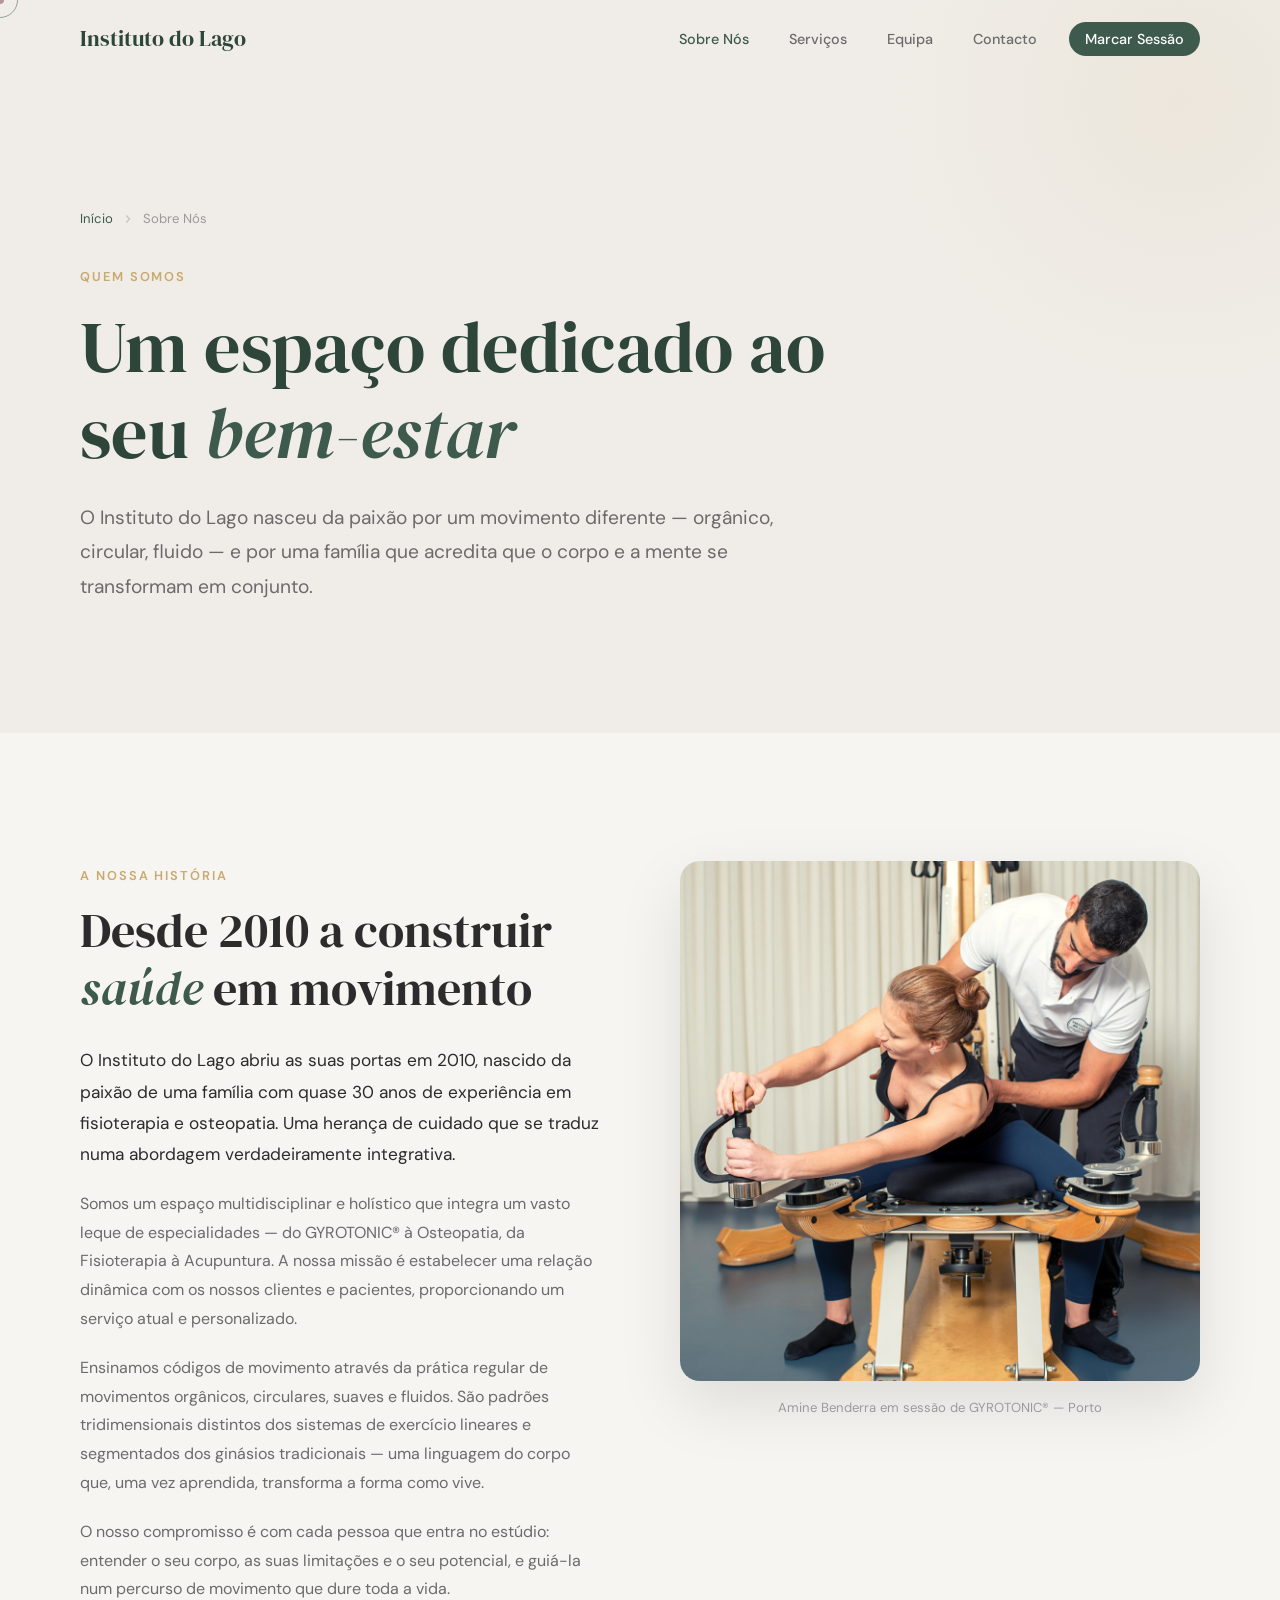
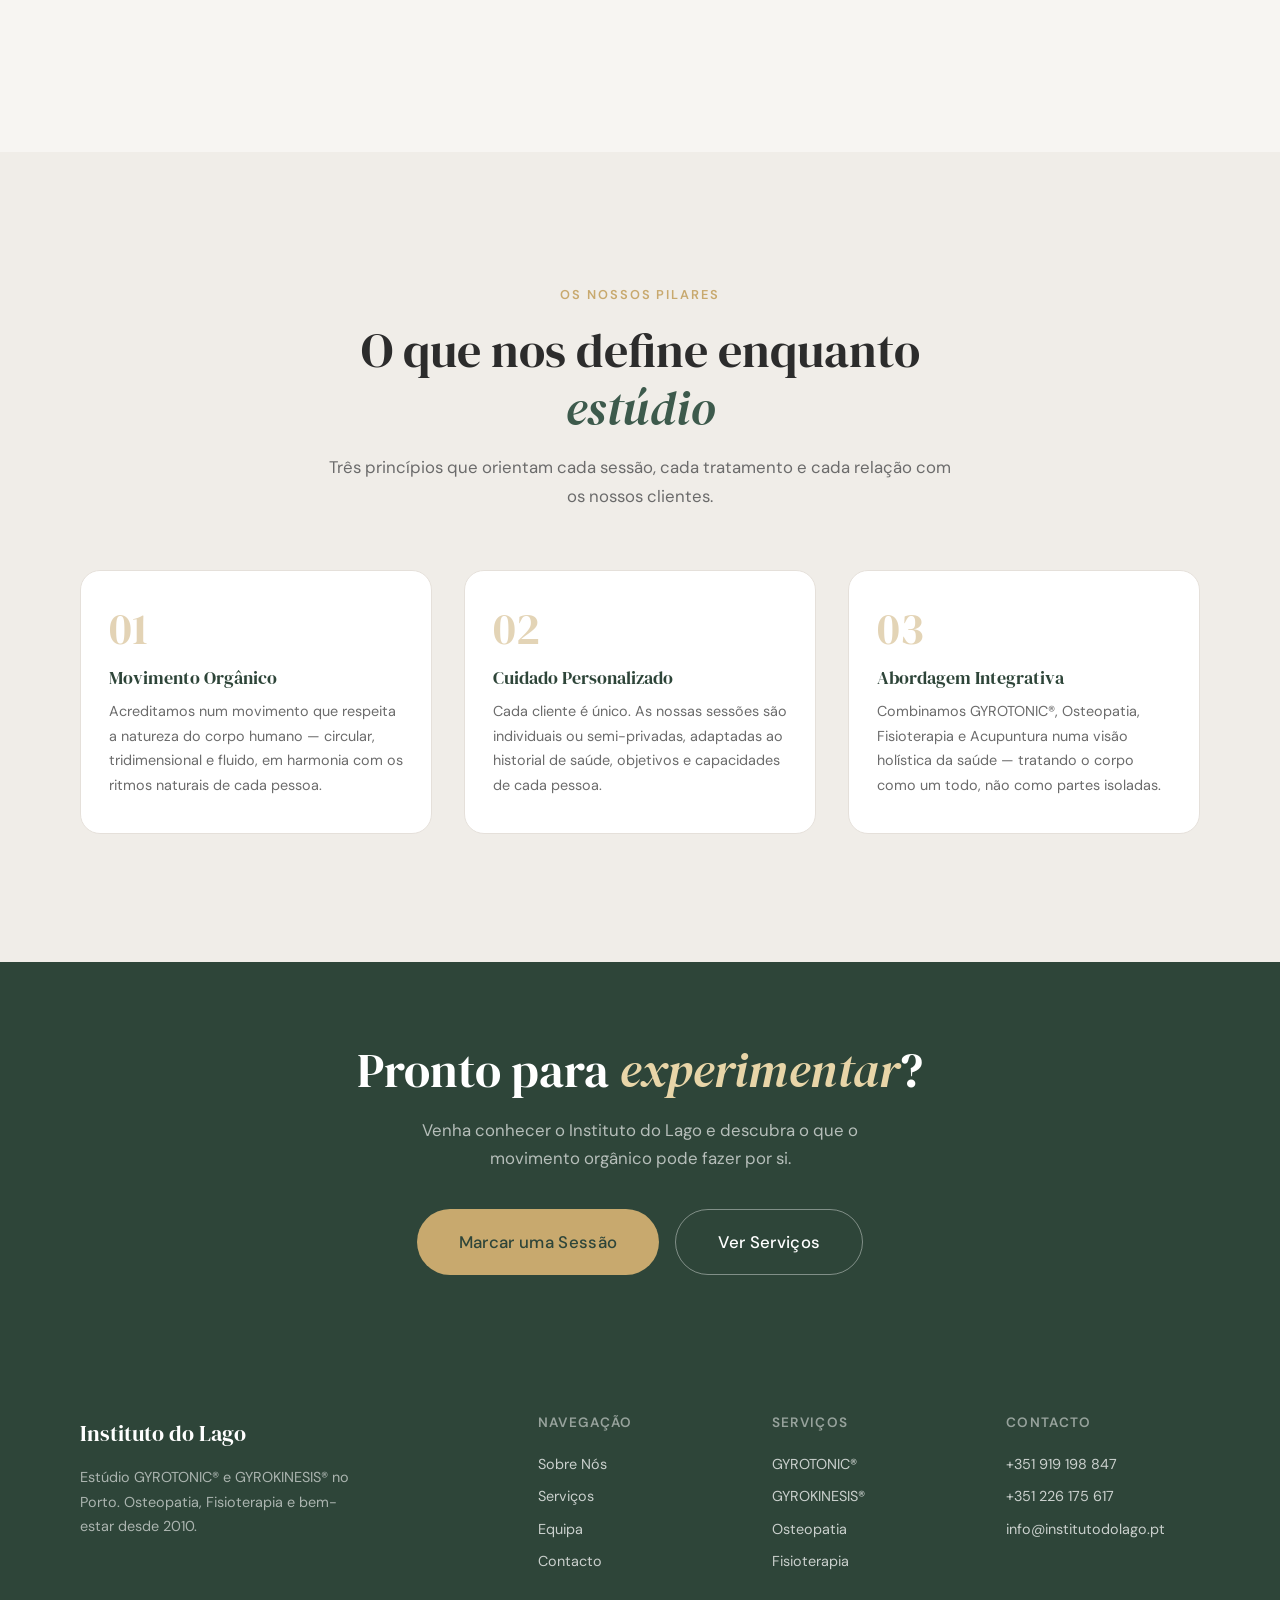
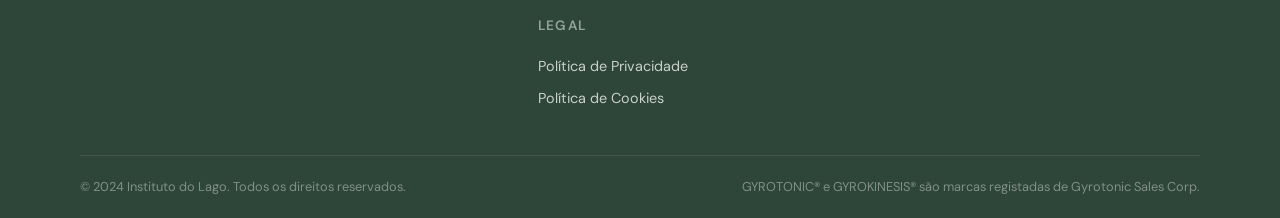
<file: sobre.html>
<!DOCTYPE html>
<html lang="pt">
<head>
    <meta charset="UTF-8">
    <meta name="viewport" content="width=device-width, initial-scale=1.0">
    <title>Sobre Nós | Instituto do Lago</title>
    <meta name="description" content="Conheça a história do Instituto do Lago — estúdio GYROTONIC® e GYROKINESIS® no Porto, fundado em 2010 por uma família com quase 30 anos de experiência em saúde e bem-estar.">
    <link rel="preconnect" href="https://fonts.googleapis.com">
    <link rel="preconnect" href="https://fonts.gstatic.com" crossorigin>
    <link href="https://fonts.googleapis.com/css2?family=DM+Sans:ital,opsz,wght@0,9..40,300;0,9..40,400;0,9..40,500;0,9..40,600;0,9..40,700;1,9..40,300;1,9..40,400&family=DM+Serif+Display:ital@0;1&display=swap" rel="stylesheet">
    <link rel="stylesheet" href="style.css">
    <style>
        /* === Estilos específicos da página Sobre === */
        .sobre-hero {
            padding: calc(var(--section-padding) + 80px) 0 var(--section-padding);
            background: var(--color-bg-warm);
            position: relative;
            overflow: hidden;
        }

        .sobre-hero::before {
            content: '';
            position: absolute;
            top: -200px;
            right: -200px;
            width: 600px;
            height: 600px;
            background: radial-gradient(circle, rgba(200,169,110,0.10) 0%, transparent 70%);
            pointer-events: none;
        }

        .sobre-hero-inner {
            max-width: 760px;
        }

        .sobre-hero-inner h1 {
            margin-bottom: 24px;
            color: var(--color-primary-dark);
        }

        .sobre-hero-inner .lead {
            font-size: clamp(1rem, 2vw, 1.2rem);
            color: var(--color-text-light);
            line-height: 1.8;
        }

        /* Linha do tempo / história */
        .sobre-story {
            padding: var(--section-padding) 0;
            background: var(--color-bg);
        }

        .sobre-story-grid {
            display: grid;
            grid-template-columns: 1fr 1fr;
            gap: 80px;
            align-items: start;
        }

        .sobre-story-text h2 {
            margin-bottom: 28px;
        }

        .sobre-story-text p {
            color: var(--color-text-light);
            margin-bottom: 20px;
            font-size: 1rem;
            line-height: 1.8;
        }

        .sobre-story-text p:first-of-type {
            font-size: 1.08rem;
            color: var(--color-text);
        }

        /* Imagem lado direito */
        .sobre-story-visual {
            position: sticky;
            top: 100px;
        }

        .sobre-story-image-wrap {
            border-radius: var(--radius-lg);
            overflow: hidden;
            box-shadow: 0 24px 64px rgba(0,0,0,0.10);
        }

        .sobre-story-image-wrap img {
            width: 100%;
            height: 520px;
            object-fit: cover;
            object-position: center 20%;
            display: block;
        }

        .sobre-story-caption {
            margin-top: 16px;
            font-size: 0.82rem;
            color: var(--color-text-muted);
            text-align: center;
        }

        /* Valores / pilares */
        .sobre-pillars {
            padding: var(--section-padding) 0;
            background: var(--color-bg-warm);
        }

        .sobre-pillars-grid {
            display: grid;
            grid-template-columns: repeat(3, 1fr);
            gap: 32px;
            margin-top: 52px;
        }

        .sobre-pillar {
            background: var(--color-bg-card);
            border: 1px solid var(--color-border);
            border-radius: var(--radius-lg);
            padding: 36px 28px;
            transition: var(--transition);
        }

        .sobre-pillar:hover {
            transform: translateY(-4px);
            box-shadow: 0 16px 40px rgba(0,0,0,0.06);
            border-color: rgba(61,90,76,0.2);
        }

        .sobre-pillar-num {
            font-family: var(--font-heading);
            font-size: 2.8rem;
            color: var(--color-accent);
            opacity: 0.5;
            line-height: 1;
            margin-bottom: 16px;
        }

        .sobre-pillar h3 {
            font-size: 1.1rem;
            color: var(--color-primary-dark);
            margin-bottom: 10px;
        }

        .sobre-pillar p {
            font-size: 0.9rem;
            color: var(--color-text-light);
            line-height: 1.7;
        }

        /* CTA de regresso */
        .sobre-cta {
            padding: 80px 0;
            background: var(--color-primary-dark);
            text-align: center;
            color: #fff;
        }

        .sobre-cta h2 {
            color: #fff;
            margin-bottom: 16px;
        }

        .sobre-cta p {
            color: rgba(255,255,255,0.65);
            max-width: 480px;
            margin: 0 auto 36px;
            font-size: 1.05rem;
        }

        .sobre-cta em {
            color: var(--color-accent-light);
        }

        .sobre-cta .btn-primary {
            background: var(--color-accent);
            color: var(--color-primary-dark);
        }

        .sobre-cta .btn-primary:hover {
            background: var(--color-accent-light);
        }

        /* Breadcrumb */
        .breadcrumb {
            display: flex;
            align-items: center;
            gap: 8px;
            font-size: 0.82rem;
            color: var(--color-text-muted);
            margin-bottom: 32px;
        }

        .breadcrumb a {
            color: var(--color-primary);
            text-decoration: none;
        }

        .breadcrumb a:hover { text-decoration: underline; }

        .breadcrumb svg {
            width: 14px;
            height: 14px;
            opacity: 0.5;
        }

        /* Responsivo */
        @media (max-width: 768px) {
            .sobre-story-grid {
                grid-template-columns: 1fr;
                gap: 48px;
            }

            .sobre-story-visual { position: static; }

            .sobre-story-image-wrap img { height: 300px; }

            .sobre-pillars-grid {
                grid-template-columns: 1fr;
                gap: 20px;
            }
        }
    </style>
</head>
<body>
    <!-- Custom Cursor -->
    <div class="cursor" id="cursor"></div>
    <div class="cursor-follower" id="cursorFollower"></div>

    <!-- Progress Bar -->
    <div class="progress-bar" id="progressBar"></div>

    <!-- Navigation -->
    <nav class="navbar scrolled" id="navbar">
        <div class="nav-container">
            <a href="index.html" class="nav-logo">
    <span class="logo-text">Instituto do Lago</span>
           </a>
            <button class="nav-toggle" id="navToggle" aria-label="Menu">
                <span></span>
                <span></span>
                <span></span>
            </button>
            <ul class="nav-menu" id="navMenu">
                <li><a href="sobre.html" class="nav-link" style="color: var(--color-primary);">Sobre Nós</a></li>
                <li><a href="index.html#services" class="nav-link">Serviços</a></li>
                <li><a href="index.html#team" class="nav-link">Equipa</a></li>
                <li><a href="index.html#contact" class="nav-link">Contacto</a></li>
                <li><a href="index.html#contact" class="nav-link nav-cta">Marcar Sessão</a></li>
            </ul>
        </div>
    </nav>

    <!-- Hero da página Sobre -->
    <section class="sobre-hero">
        <div class="container">
            <div class="sobre-hero-inner">
                <div class="breadcrumb">
                    <a href="index.html">Início</a>
                    <svg viewBox="0 0 24 24" fill="none" stroke="currentColor" stroke-width="2"><polyline points="9 18 15 12 9 6"/></svg>
                    <span>Sobre Nós</span>
                </div>
                <span class="section-tag">Quem Somos</span>
                <h1>Um espaço dedicado ao seu <em>bem-estar</em></h1>
                <p class="lead">O Instituto do Lago nasceu da paixão por um movimento diferente — orgânico, circular, fluido — e por uma família que acredita que o corpo e a mente se transformam em conjunto.</p>
            </div>
        </div>
    </section>

    <!-- História -->
    <section class="sobre-story">
        <div class="container">
            <div class="sobre-story-grid">
                <div class="sobre-story-text" data-animate="fade-right">
                    <span class="section-tag">A Nossa História</span>
                    <h2>Desde 2010 a construir <em>saúde</em> em movimento</h2>
                    <p>O Instituto do Lago abriu as suas portas em 2010, nascido da paixão de uma família com quase 30 anos de experiência em fisioterapia e osteopatia. Uma herança de cuidado que se traduz numa abordagem verdadeiramente integrativa.</p>
                    <p>Somos um espaço multidisciplinar e holístico que integra um vasto leque de especialidades — do GYROTONIC® à Osteopatia, da Fisioterapia à Acupuntura. A nossa missão é estabelecer uma relação dinâmica com os nossos clientes e pacientes, proporcionando um serviço atual e personalizado.</p>
                    <p>Ensinamos códigos de movimento através da prática regular de movimentos orgânicos, circulares, suaves e fluidos. São padrões tridimensionais distintos dos sistemas de exercício lineares e segmentados dos ginásios tradicionais — uma linguagem do corpo que, uma vez aprendida, transforma a forma como vive.</p>
                    <p>O nosso compromisso é com cada pessoa que entra no estúdio: entender o seu corpo, as suas limitações e o seu potencial, e guiá-la num percurso de movimento que dure toda a vida.</p>
                </div>
                <div class="sobre-story-visual" data-animate="fade-left">
                    <div class="sobre-story-image-wrap">
                        <img src="sobre-estudio.png" alt="Amine Benderra a orientar uma sessão GYROTONIC® no Instituto do Lago" loading="lazy">
                    </div>
                    <p class="sobre-story-caption">Amine Benderra em sessão de GYROTONIC® — Porto</p>
                </div>
            </div>
        </div>
    </section>

    <!-- Pilares / Missão -->
    <section class="sobre-pillars">
        <div class="container">
            <div class="section-header" data-animate="fade-up">
                <span class="section-tag">Os Nossos Pilares</span>
                <h2>O que nos define enquanto <em>estúdio</em></h2>
                <p class="section-desc">Três princípios que orientam cada sessão, cada tratamento e cada relação com os nossos clientes.</p>
            </div>
            <div class="sobre-pillars-grid">
                <div class="sobre-pillar" data-animate="fade-up" data-delay="0">
                    <div class="sobre-pillar-num">01</div>
                    <h3>Movimento Orgânico</h3>
                    <p>Acreditamos num movimento que respeita a natureza do corpo humano — circular, tridimensional e fluido, em harmonia com os ritmos naturais de cada pessoa.</p>
                </div>
                <div class="sobre-pillar" data-animate="fade-up" data-delay="0.1">
                    <div class="sobre-pillar-num">02</div>
                    <h3>Cuidado Personalizado</h3>
                    <p>Cada cliente é único. As nossas sessões são individuais ou semi-privadas, adaptadas ao historial de saúde, objetivos e capacidades de cada pessoa.</p>
                </div>
                <div class="sobre-pillar" data-animate="fade-up" data-delay="0.2">
                    <div class="sobre-pillar-num">03</div>
                    <h3>Abordagem Integrativa</h3>
                    <p>Combinamos GYROTONIC®, Osteopatia, Fisioterapia e Acupuntura numa visão holística da saúde — tratando o corpo como um todo, não como partes isoladas.</p>
                </div>
            </div>
        </div>
    </section>

    <!-- CTA -->
    <section class="sobre-cta">
        <div class="container">
            <h2>Pronto para <em>experimentar</em>?</h2>
            <p>Venha conhecer o Instituto do Lago e descubra o que o movimento orgânico pode fazer por si.</p>
            <div class="hero-actions" style="justify-content: center;">
                <a href="index.html#contact" class="btn btn-primary btn-large magnetic">Marcar uma Sessão</a>
                <a href="index.html#services" class="btn btn-secondary btn-large magnetic" style="border-color: rgba(255,255,255,0.4); color: #fff;">Ver Serviços</a>
            </div>
        </div>
    </section>

    <!-- Footer -->
    <footer class="footer">
        <div class="container">
            <div class="footer-content">
                <div class="footer-brand">
                    <span class="logo-text">Instituto do Lago</span>
                    <p>Estúdio GYROTONIC® e GYROKINESIS® no Porto. Osteopatia, Fisioterapia e bem-estar desde 2010.</p>
                </div>
                <div class="footer-links">
                    <div class="footer-col">
                        <h4>Navegação</h4>
                        <a href="sobre.html">Sobre Nós</a>
                        <a href="index.html#services">Serviços</a>
                        <a href="index.html#team">Equipa</a>
                        <a href="index.html#contact">Contacto</a>
                    </div>
                    <div class="footer-col">
                        <h4>Serviços</h4>
                        <a href="index.html#services">GYROTONIC®</a>
                        <a href="index.html#services">GYROKINESIS®</a>
                        <a href="index.html#services">Osteopatia</a>
                        <a href="index.html#services">Fisioterapia</a>
                    </div>
                    <div class="footer-col">
                        <h4>Contacto</h4>
                        <a href="tel:+351919198847">+351 919 198 847</a>
                        <a href="tel:+351226175617">+351 226 175 617</a>
                        <a href="mailto:info@institutodolago.pt">info@institutodolago.pt</a>
                    </div>
                    <div class="footer-col">
                        <h4>Legal</h4>
                        <a href="#" id="openPrivacy">Política de Privacidade</a>
                        <a href="#" id="openCookies">Política de Cookies</a>
                    </div>
                </div>
            </div>
            <div class="footer-bottom">
                <p>&copy; 2024 Instituto do Lago. Todos os direitos reservados.</p>
                <p>GYROTONIC® e GYROKINESIS® são marcas registadas de Gyrotonic Sales Corp.</p>
            </div>
        </div>
    </footer>

    <script src="script.js"></script>
</body>
</html>
</file>
<file: style.css>
/* ============================================
   Instituto do Lago - Premium 10/10 Design
   ============================================ */

/* === CSS Variables === */
:root {
    --color-bg: #F7F5F2;
    --color-bg-warm: #F0EDE8;
    --color-bg-card: #FFFFFF;
    --color-primary: #3D5A4C;
    --color-primary-light: #4A6E5A;
    --color-primary-dark: #2E4539;
    --color-accent: #C8A96E;
    --color-accent-light: #E8D5A8;
    --color-text: #2C2C2C;
    --color-text-light: #6B6B6B;
    --color-text-muted: #9A9A9A;
    --color-border: #E5E0DA;
    --font-body: 'DM Sans', -apple-system, BlinkMacSystemFont, sans-serif;
    --font-heading: 'DM Serif Display', Georgia, serif;
    --section-padding: clamp(80px, 10vw, 140px);
    --container-width: 1200px;
    --container-padding: clamp(20px, 5vw, 40px);
    --transition: 0.3s cubic-bezier(0.4, 0, 0.2, 1);
    --transition-slow: 0.6s cubic-bezier(0.4, 0, 0.2, 1);
    --radius: 12px;
    --radius-lg: 20px;
    --radius-sm: 8px;
}

/* === Custom Scrollbar === */
::-webkit-scrollbar {
    width: 8px;
}
::-webkit-scrollbar-track {
    background: transparent;
}
::-webkit-scrollbar-thumb {
    background: var(--color-primary);
    border-radius: 10px;
    border: 2px solid var(--color-bg);
}
::-webkit-scrollbar-thumb:hover {
    background: var(--color-primary-dark);
}

/* Firefox */
html {
    scrollbar-width: thin;
    scrollbar-color: var(--color-primary) transparent;
}

/* === Loading Screen === */
.loader {
    position: fixed;
    inset: 0;
    z-index: 9999;
    background: var(--color-bg);
    display: flex;
    align-items: center;
    justify-content: center;
    transition: opacity 0.6s ease, visibility 0.6s ease;
}

.loader.hidden {
    opacity: 0;
    visibility: hidden;
    pointer-events: none;
}

.loader-inner {
    display: flex;
    flex-direction: column;
    align-items: center;
    gap: 16px;
}

.loader-text {
    font-family: var(--font-heading);
    font-size: clamp(1.8rem, 4vw, 2.5rem);
    color: var(--color-primary-dark);
    opacity: 0;
    animation: loaderFadeIn 0.8s ease 0.2s forwards;
}

.loader-line {
    width: 60px;
    height: 2px;
    background: var(--color-accent);
    transform: scaleX(0);
    animation: loaderLine 0.8s ease 0.5s forwards;
}

@keyframes loaderFadeIn {
    to { opacity: 1; }
}

@keyframes loaderLine {
    to { transform: scaleX(1); }
}

/* === Custom Cursor === */
.cursor {
    position: fixed;
    width: 8px;
    height: 8px;
    background: var(--color-primary);
    border-radius: 50%;
    pointer-events: none;
    z-index: 9998;
    transition: transform 0.15s ease, opacity 0.15s ease;
    mix-blend-mode: difference;
    transform: translate(-50%, -50%);
}

.cursor-follower {
    position: fixed;
    width: 36px;
    height: 36px;
    border: 1.5px solid var(--color-primary);
    border-radius: 50%;
    pointer-events: none;
    z-index: 9997;
    transition: transform 0.35s cubic-bezier(0.2, 1, 0.3, 1), width 0.3s ease, height 0.3s ease, opacity 0.3s ease;
    transform: translate(-50%, -50%);
    opacity: 0.5;
}

.cursor.hover {
    transform: translate(-50%, -50%) scale(0.5);
    background: var(--color-accent);
}

.cursor-follower.hover {
    width: 56px;
    height: 56px;
    border-color: var(--color-accent);
    opacity: 0.3;
}

@media (max-width: 768px) {
    .cursor, .cursor-follower { display: none; }
}

/* === Progress Bar === */
.progress-bar {
    position: fixed;
    top: 0;
    left: 0;
    height: 3px;
    background: linear-gradient(90deg, var(--color-primary), var(--color-accent));
    z-index: 10000;
    width: 0%;
    transition: width 0.1s linear;
}

/* === Reset & Base === */
*, *::before, *::after {
    margin: 0;
    padding: 0;
    box-sizing: border-box;
}

html {
    scroll-behavior: smooth;
    -webkit-font-smoothing: antialiased;
    -moz-osx-font-smoothing: grayscale;
}

body {
    font-family: var(--font-body);
    font-size: 16px;
    line-height: 1.7;
    color: var(--color-text);
    background-color: var(--color-bg);
    overflow-x: hidden;
    cursor: none;
}

@media (max-width: 768px) {
    body { cursor: auto; }
}

img { max-width: 100%; height: auto; display: block; }

a {
    color: inherit;
    text-decoration: none;
    transition: var(--transition);
}

ul { list-style: none; }

h1, h2, h3, h4 {
    font-family: var(--font-heading);
    font-weight: 400;
    line-height: 1.2;
}

h1 { font-size: clamp(2.5rem, 6vw, 4.5rem); }
h2 { font-size: clamp(2rem, 4vw, 3rem); }
h3 { font-size: clamp(1.2rem, 2vw, 1.5rem); }
h4 { font-size: 1.1rem; font-family: var(--font-body); font-weight: 600; }

em { font-style: italic; color: var(--color-primary); }

.container {
    max-width: var(--container-width);
    margin: 0 auto;
    padding: 0 var(--container-padding);
}

.section { padding: var(--section-padding) 0; }

.section-tag {
    display: inline-block;
    font-size: 0.8rem;
    font-weight: 600;
    text-transform: uppercase;
    letter-spacing: 0.15em;
    color: var(--color-accent);
    margin-bottom: 16px;
}

.section-header {
    text-align: center;
    max-width: 640px;
    margin: 0 auto 60px;
}

.section-desc {
    color: var(--color-text-light);
    margin-top: 16px;
    font-size: 1.05rem;
}

/* === Buttons === */
.btn {
    display: inline-flex;
    align-items: center;
    justify-content: center;
    padding: 14px 32px;
    border-radius: 50px;
    font-family: var(--font-body);
    font-size: 0.95rem;
    font-weight: 500;
    letter-spacing: 0.02em;
    cursor: none;
    border: none;
    transition: var(--transition);
    text-decoration: none;
    position: relative;
    overflow: hidden;
}

@media (max-width: 768px) {
    .btn { cursor: pointer; }
}

.btn::after {
    content: '';
    position: absolute;
    inset: 0;
    background: rgba(255,255,255,0.2);
    border-radius: 50%;
    transform: scale(0);
    transition: transform 0.5s ease;
}

.btn:active::after {
    transform: scale(4);
    opacity: 0;
    transition: transform 0.5s ease, opacity 0.3s ease 0.2s;
}

.btn-primary {
    background: var(--color-primary);
    color: #fff;
}
.btn-primary:hover {
    background: var(--color-primary-dark);
    transform: translateY(-2px);
    box-shadow: 0 8px 30px rgba(61, 90, 76, 0.3);
}

.btn-secondary {
    background: transparent;
    color: var(--color-primary);
    border: 1.5px solid var(--color-primary);
}
.btn-secondary:hover {
    background: var(--color-primary);
    color: #fff;
    transform: translateY(-2px);
    box-shadow: 0 8px 30px rgba(61, 90, 76, 0.2);
}

.btn-large {
    padding: 18px 42px;
    font-size: 1.05rem;
}

/* === Navigation === */
.navbar {
    position: fixed;
    top: 0;
    left: 0;
    right: 0;
    z-index: 1000;
    padding: 20px 0;
    transition: var(--transition);
}

.navbar.scrolled {
    background: rgba(247, 245, 242, 0.92);
    backdrop-filter: blur(20px);
    -webkit-backdrop-filter: blur(20px);
    padding: 12px 0;
    box-shadow: 0 1px 0 var(--color-border);
}

.nav-container {
    max-width: var(--container-width);
    margin: 0 auto;
    padding: 0 var(--container-padding);
    display: flex;
    align-items: center;
    justify-content: space-between;
}

.nav-logo { z-index: 1001; }

.logo-text {
    font-family: var(--font-heading);
    font-size: 1.4rem;
    color: var(--color-primary-dark);
}

.nav-menu {
    display: flex;
    align-items: center;
    gap: 8px;
}

.nav-link {
    padding: 8px 16px;
    font-size: 0.9rem;
    font-weight: 500;
    color: var(--color-text-light);
    border-radius: 50px;
    transition: var(--transition);
    position: relative;
    cursor: none;
}

@media (max-width: 768px) {
    .nav-link { cursor: pointer; }
}

.nav-link::before {
    content: '';
    position: absolute;
    bottom: 4px;
    left: 16px;
    right: 16px;
    height: 1.5px;
    background: var(--color-accent);
    transform: scaleX(0);
    transform-origin: right;
    transition: transform 0.4s cubic-bezier(0.4, 0, 0.2, 1);
}

.nav-link:hover::before {
    transform: scaleX(1);
    transform-origin: left;
}

.nav-link:hover {
    color: var(--color-primary);
}

.nav-cta {
    background: var(--color-primary);
    color: #fff !important;
    margin-left: 8px;
}
.nav-cta::before { display: none; }
.nav-cta:hover {
    background: var(--color-primary-dark) !important;
    color: #fff !important;
    transform: translateY(-1px);
    box-shadow: 0 4px 16px rgba(61, 90, 76, 0.25);
}

.nav-toggle {
    display: none;
    flex-direction: column;
    gap: 5px;
    background: none;
    border: none;
    cursor: pointer;
    padding: 8px;
    z-index: 1001;
}

.nav-toggle span {
    display: block;
    width: 24px;
    height: 2px;
    background: var(--color-text);
    transition: var(--transition);
    border-radius: 2px;
}

/* === Hero === */
.hero {
    position: relative;
    min-height: 100vh;
    display: flex;
    align-items: center;
    justify-content: center;
    text-align: center;
    overflow: hidden;
}

.hero-bg {
    position: absolute;
    inset: 0;
    background-color: var(--color-bg);
    overflow: hidden;
}

.hero-orb {
    position: absolute;
    border-radius: 50%;
    filter: blur(80px);
    animation: orbFloat 12s ease-in-out infinite;
}

.hero-orb-1 {
    width: 500px;
    height: 500px;
    background: rgba(200, 169, 110, 0.15);
    top: 10%;
    left: 10%;
    animation-delay: 0s;
}

.hero-orb-2 {
    width: 400px;
    height: 400px;
    background: rgba(61, 90, 76, 0.1);
    top: 20%;
    right: 10%;
    animation-delay: -4s;
}

.hero-orb-3 {
    width: 300px;
    height: 300px;
    background: rgba(200, 169, 110, 0.08);
    bottom: 10%;
    left: 40%;
    animation-delay: -8s;
}

@keyframes orbFloat {
    0%, 100% { transform: translate(0, 0) scale(1); }
    33% { transform: translate(30px, -40px) scale(1.05); }
    66% { transform: translate(-20px, 20px) scale(0.95); }
}

.hero-content {
    position: relative;
    max-width: 800px;
    padding: 0 var(--container-padding);
}

.hero-badge {
    display: inline-block;
    padding: 8px 20px;
    background: rgba(61, 90, 76, 0.08);
    border: 1px solid rgba(61, 90, 76, 0.12);
    border-radius: 50px;
    font-size: 0.82rem;
    font-weight: 500;
    letter-spacing: 0.05em;
    color: var(--color-primary);
    margin-bottom: 28px;
}

.hero h1 {
    margin-bottom: 24px;
    color: var(--color-primary-dark);
}

.hero-subtitle {
    font-size: clamp(1rem, 2vw, 1.15rem);
    color: var(--color-text-light);
    max-width: 600px;
    margin: 0 auto 40px;
    line-height: 1.8;
}

.hero-actions {
    display: flex;
    gap: 16px;
    justify-content: center;
    flex-wrap: wrap;
}

.hero-scroll {
    position: absolute;
    bottom: 40px;
    left: 50%;
    transform: translateX(-50%);
    display: flex;
    flex-direction: column;
    align-items: center;
    gap: 8px;
    color: var(--color-text-muted);
    font-size: 0.75rem;
    letter-spacing: 0.1em;
    text-transform: uppercase;
}

.scroll-line {
    width: 1px;
    height: 40px;
    background: var(--color-accent);
    animation: scrollPulse 2s ease-in-out infinite;
}

@keyframes scrollPulse {
    0%, 100% { opacity: 0.3; transform: scaleY(0.6); }
    50% { opacity: 1; transform: scaleY(1); }
}

/* === About === */
.about { background: var(--color-bg-warm); }

.about-grid {
    display: grid;
    grid-template-columns: 1fr 1fr;
    gap: 72px;
    align-items: center;
}

/* Frase de impacto */
.about-impact-phrase {
    font-size: clamp(1.6rem, 3vw, 2.4rem);
    line-height: 1.25;
    color: var(--color-primary-dark);
    margin-bottom: 24px;
}

.about-discover-link {
    display: inline-flex;
    align-items: center;
    gap: 8px;
    font-size: 0.9rem;
    font-weight: 600;
    color: var(--color-primary);
    text-decoration: none;
    letter-spacing: 0.02em;
    margin-bottom: 32px;
    transition: gap var(--transition), color var(--transition);
}

.about-discover-link svg {
    width: 16px;
    height: 16px;
    transition: transform var(--transition);
    flex-shrink: 0;
}

.about-discover-link:hover {
    color: var(--color-primary-dark);
    gap: 14px;
}

.about-discover-link:hover svg {
    transform: translateX(4px);
}

/* Imagem na secção about */
.about-image-container {
    border-radius: var(--radius-lg);
    overflow: hidden;
    box-shadow: 0 20px 56px rgba(0, 0, 0, 0.10);
    line-height: 0;
}

.about-section-image {
    width: 100%;
    height: 340px;
    object-fit: cover;
    object-position: center 20%;
    display: block;
    border-radius: var(--radius-lg);
    transition: transform var(--transition-slow);
}

.about-image-container:hover .about-section-image {
    transform: scale(1.03);
}

/* Cartões de estatísticas */
.about-visual {
    display: grid;
    grid-template-columns: 1fr 1fr;
    gap: 20px;
}

.about-card {
    background: var(--color-bg-card);
    border-radius: var(--radius);
    padding: 32px 24px;
    text-align: center;
    border: 1px solid var(--color-border);
    transition: var(--transition);
}

.about-card:hover {
    transform: translateY(-4px);
    box-shadow: 0 12px 32px rgba(0, 0, 0, 0.06);
}

.about-card.accent {
    grid-column: 1 / -1;
    background: var(--color-primary);
    color: #fff;
    border-color: transparent;
}

.about-card.accent .stat-label {
    color: rgba(255, 255, 255, 0.8);
}

.stat-number {
    display: block;
    font-family: var(--font-heading);
    font-size: 2.2rem;
    color: var(--color-primary);
    margin-bottom: 4px;
}

.about-card.accent .stat-number {
    color: var(--color-accent-light);
}

.stat-label {
    font-size: 0.85rem;
    color: var(--color-text-light);
}

/* Responsivo about */
@media (max-width: 768px) {
    .about-grid {
        grid-template-columns: 1fr;
        gap: 40px;
    }

    .about-section-image {
        height: 260px;
    }

    .about-visual {
        grid-template-columns: 1fr 1fr;
    }
}

@media (max-width: 480px) {
    .about-visual { grid-template-columns: 1fr; }
    .about-section-image { height: 220px; }
}

/* === Values Strip === */
.values-strip {
    padding: 60px 0;
    background: var(--color-primary);
    color: #fff;
}

.values-grid {
    display: grid;
    grid-template-columns: repeat(4, 1fr);
    gap: 40px;
}

.value-item { text-align: center; }

.value-icon {
    width: 48px;
    height: 48px;
    margin: 0 auto 16px;
    opacity: 0.85;
    transition: transform 0.4s ease;
}

.value-item:hover .value-icon {
    transform: scale(1.15) rotate(5deg);
}

.value-icon svg { width: 100%; height: 100%; }

.value-item h3 {
    font-size: 1rem;
    font-family: var(--font-body);
    font-weight: 600;
    margin-bottom: 8px;
}

.value-item p {
    font-size: 0.85rem;
    opacity: 0.75;
    line-height: 1.5;
}

/* === Services === */
.services-grid {
    display: grid;
    grid-template-columns: repeat(3, 1fr);
    gap: 24px;
}

.service-card {
    position: relative;
    background: var(--color-bg-card);
    border: 1px solid var(--color-border);
    border-radius: var(--radius-lg);
    padding: 36px 28px;
    transition: transform 0.4s cubic-bezier(0.2, 1, 0.3, 1), box-shadow 0.4s ease;
    overflow: hidden;
    transform-style: preserve-3d;
}

.service-card::before {
    content: '';
    position: absolute;
    inset: 0;
    background: linear-gradient(135deg, rgba(200, 169, 110, 0.05) 0%, transparent 50%);
    opacity: 0;
    transition: opacity 0.4s ease;
}

.service-card:hover::before { opacity: 1; }

.service-card:hover {
    box-shadow: 0 20px 50px rgba(0, 0, 0, 0.08);
    border-color: rgba(61, 90, 76, 0.2);
}

.service-card.featured {
    background: var(--color-primary);
    color: #fff;
    border-color: transparent;
    grid-row: span 2;
}

.service-card.featured .service-icon svg { stroke: var(--color-accent-light); }
.service-card.featured p,
.service-card.featured .service-benefits li { color: rgba(255, 255, 255, 0.8); }

.service-icon {
    width: 48px;
    height: 48px;
    margin-bottom: 20px;
    transition: transform 0.4s ease;
}

.service-card:hover .service-icon {
    transform: scale(1.1);
}

.service-icon svg {
    width: 100%;
    height: 100%;
    stroke: var(--color-primary);
}

.service-card h3 { margin-bottom: 12px; }

.service-card p {
    color: var(--color-text-light);
    font-size: 0.92rem;
    margin-bottom: 20px;
}

.service-benefits {
    display: flex;
    flex-direction: column;
    gap: 8px;
}

.service-benefits li {
    font-size: 0.85rem;
    color: var(--color-text-light);
    padding-left: 20px;
    position: relative;
}

.service-benefits li::before {
    content: '';
    position: absolute;
    left: 0;
    top: 8px;
    width: 8px;
    height: 8px;
    border-radius: 50%;
    background: var(--color-accent);
    transition: transform 0.3s ease;
}

.service-card:hover .service-benefits li::before {
    transform: scale(1.3);
}

.service-card.featured .service-benefits li::before { background: var(--color-accent-light); }

.service-tag {
    position: absolute;
    top: 20px;
    right: 20px;
    padding: 4px 12px;
    background: rgba(200, 169, 110, 0.2);
    color: var(--color-accent-light);
    font-size: 0.75rem;
    font-weight: 600;
    text-transform: uppercase;
    letter-spacing: 0.1em;
    border-radius: 50px;
}

/* === Benefits === */
.benefits { background: var(--color-bg-warm); }

.benefits-layout {
    display: grid;
    grid-template-columns: 1fr 1fr;
    gap: 80px;
    align-items: start;
}

.benefits-left h2 { margin-bottom: 16px; }
.benefits-left p { color: var(--color-text-light); font-size: 1.05rem; }

.benefits-right {
    display: flex;
    flex-direction: column;
    gap: 32px;
}

.benefit-item {
    display: flex;
    gap: 20px;
    align-items: flex-start;
    padding: 20px;
    border-radius: var(--radius);
    transition: background 0.3s ease, transform 0.3s ease;
}

.benefit-item:hover {
    background: rgba(255,255,255,0.6);
    transform: translateX(8px);
}

.benefit-number {
    font-family: var(--font-heading);
    font-size: 1.5rem;
    color: var(--color-accent);
    flex-shrink: 0;
    line-height: 1;
    padding-top: 2px;
    transition: transform 0.3s ease;
}

.benefit-item:hover .benefit-number {
    transform: scale(1.2);
}

.benefit-item h4 {
    margin-bottom: 4px;
    color: var(--color-primary-dark);
}

.benefit-item p {
    color: var(--color-text-light);
    font-size: 0.92rem;
}

/* === Team === */
.team-grid {
    display: grid;
    grid-template-columns: repeat(3, 1fr);
    gap: 32px;
}

.team-card {
    background: var(--color-bg-card);
    border: 1px solid var(--color-border);
    border-radius: var(--radius-lg);
    padding: 40px 28px;
    text-align: center;
    transition: transform 0.4s cubic-bezier(0.2, 1, 0.3, 1), box-shadow 0.4s ease;
    transform-style: preserve-3d;
}

.team-card:hover {
    box-shadow: 0 20px 50px rgba(0, 0, 0, 0.06);
}

.team-avatar {
    width: 80px;
    height: 80px;
    border-radius: 50%;
    background: var(--color-primary);
    color: #fff;
    display: flex;
    align-items: center;
    justify-content: center;
    margin: 0 auto 20px;
    font-family: var(--font-heading);
    font-size: 1.4rem;
    transition: transform 0.4s ease, box-shadow 0.4s ease;
}

.team-card:hover .team-avatar {
    transform: scale(1.1);
    box-shadow: 0 8px 24px rgba(61, 90, 76, 0.25);
}

.team-card h3 { margin-bottom: 4px; }

.team-role {
    display: block;
    font-size: 0.82rem;
    color: var(--color-accent);
    font-weight: 500;
    margin-bottom: 16px;
}

.team-card p {
    font-size: 0.9rem;
    color: var(--color-text-light);
}

.testimonials-grid {
    display: grid;
    grid-template-columns: repeat(2, 1fr);
    gap: 24px;
    margin-top: 40px;
    max-width: 860px;
    margin-left: auto;
    margin-right: auto;
}

.testimonials-rating {
    display: flex;
    align-items: center;
    justify-content: center;
    gap: 12px;
    margin-top: 20px;
}

.testimonials-rating .stars {
    display: flex;
    flex-direction: row;
    align-items: center;
    gap: 4px;
}

.testimonials-rating .stars svg {
    width: 18px;
    height: 18px;
    color: var(--color-accent);
    display: inline-block;
    vertical-align: middle;
    flex-shrink: 0;
}

.testimonials-rating .rating-text {
    font-size: 0.95rem;
    color: var(--color-text-light);
    font-weight: 500;
}

.testimonial-card {
    background: var(--color-bg-card);
    border-radius: var(--radius-lg);
    padding: 24px 24px 20px;
    position: relative;
    border: 1px solid var(--color-border);
    display: flex;
    flex-direction: column;
    transition: var(--transition);
}

.testimonial-card:hover {
    border-color: var(--color-accent-light);
    box-shadow: 0 20px 60px rgba(61, 90, 76, 0.1);
}

.testimonial-quote {
    margin-bottom: 12px;
}

.quote-icon {
    width: 24px;
    height: 24px;
    color: var(--color-accent);
    opacity: 0.6;
    display: block;
}

.testimonial-text {
    font-size: 0.92rem;
    line-height: 1.65;
    color: var(--color-text);
    margin-bottom: 18px;
    flex: 1;
    font-style: italic;
}

.testimonial-author {
    display: flex;
    align-items: center;
    gap: 14px;
    margin-bottom: 12px;
}

.testimonial-avatar {
    width: 44px;
    height: 44px;
    border-radius: 50%;
    background: linear-gradient(135deg, var(--color-primary), var(--color-primary-light));
    display: flex;
    align-items: center;
    justify-content: center;
    flex-shrink: 0;
}

.testimonial-avatar span {
    color: white;
    font-weight: 600;
    font-size: 0.82rem;
    letter-spacing: 0.5px;
}

.testimonial-author strong {
    display: block;
    font-size: 0.9rem;
    color: var(--color-text);
    font-weight: 600;
}

.testimonial-author span {
    font-size: 0.8rem;
    color: var(--color-text-muted);
}

.testimonial-source {
    font-size: 0.75rem;
    color: var(--color-accent);
    font-weight: 500;
    letter-spacing: 0.5px;
    text-transform: uppercase;
}

/* === CTA Section === */
.cta-section {
    padding: 100px 0;
    background:
        radial-gradient(ellipse at 30% 50%, rgba(200, 169, 110, 0.15) 0%, transparent 60%),
        radial-gradient(ellipse at 70% 50%, rgba(61, 90, 76, 0.08) 0%, transparent 60%),
        var(--color-bg);
    position: relative;
    overflow: hidden;
}

.cta-content {
    text-align: center;
    max-width: 600px;
    margin: 0 auto;
}

.cta-content h2 { margin-bottom: 16px; }

.cta-content p {
    color: var(--color-text-light);
    margin-bottom: 32px;
    font-size: 1.05rem;
}

/* === Contact === */
.contact-grid {
    display: grid;
    grid-template-columns: 1fr 1fr;
    gap: 60px;
    align-items: start;
}

.contact-info h2 { margin-bottom: 16px; }
.contact-info > p { color: var(--color-text-light); margin-bottom: 40px; }

.contact-details {
    display: flex;
    flex-direction: column;
    gap: 28px;
}

.contact-item {
    display: flex;
    gap: 16px;
    align-items: flex-start;
    padding: 12px;
    border-radius: var(--radius);
    transition: background 0.3s ease, transform 0.3s ease;
}

.contact-item:hover {
    background: rgba(61, 90, 76, 0.04);
    transform: translateX(4px);
}

.contact-icon {
    width: 40px;
    height: 40px;
    flex-shrink: 0;
    background: rgba(61, 90, 76, 0.08);
    border-radius: 10px;
    display: flex;
    align-items: center;
    justify-content: center;
    padding: 8px;
    transition: transform 0.3s ease, background 0.3s ease;
}

.contact-item:hover .contact-icon {
    background: var(--color-primary);
    transform: scale(1.05);
}

.contact-item:hover .contact-icon svg {
    color: #fff;
}

.contact-icon svg {
    width: 100%;
    height: 100%;
    color: var(--color-primary);
    transition: color 0.3s ease;
}

.contact-item h4 { font-size: 0.9rem; margin-bottom: 2px; }

.contact-item p {
    font-size: 0.9rem;
    color: var(--color-text-light);
    line-height: 1.6;
}

.contact-item a:hover { color: var(--color-primary); }

.contact-social {
    display: flex;
    gap: 12px;
    margin-top: 32px;
}

.contact-social a {
    width: 44px;
    height: 44px;
    border-radius: 50%;
    border: 1px solid var(--color-border);
    display: flex;
    align-items: center;
    justify-content: center;
    color: var(--color-text-light);
    transition: var(--transition);
    cursor: none;
}

@media (max-width: 768px) {
    .contact-social a { cursor: pointer; }
}

.contact-social a:hover {
    background: var(--color-primary);
    border-color: var(--color-primary);
    color: #fff;
    transform: translateY(-4px) scale(1.05);
    box-shadow: 0 8px 20px rgba(61, 90, 76, 0.2);
}

.contact-social a svg { width: 20px; height: 20px; }

.contact-map {
    border-radius: var(--radius-lg);
    overflow: hidden;
    border: 1px solid var(--color-border);
    background: var(--color-bg-card);
    transition: transform 0.4s ease, box-shadow 0.4s ease;
}

.contact-map:hover {
    transform: translateY(-4px);
    box-shadow: 0 16px 40px rgba(0,0,0,0.06);
}

.map-wrapper { height: 360px; }
.map-wrapper iframe { width: 100%; height: 100%; }

.map-info { padding: 16px 20px; }
.map-info p { font-size: 0.85rem; color: var(--color-text-light); }
.map-info p + p { margin-top: 4px; }

/* === Footer === */
.footer {
    background: var(--color-primary-dark);
    color: #fff;
    padding: 60px 0 0;
}

.footer-content {
    display: grid;
    grid-template-columns: 1.2fr 2fr;
    gap: 60px;
    padding-bottom: 40px;
}

.footer-brand .logo-text {
    color: #fff;
    display: block;
    margin-bottom: 12px;
}

.footer-brand p {
    color: rgba(255, 255, 255, 0.6);
    font-size: 0.9rem;
    max-width: 280px;
}

.footer-links {
    display: grid;
    grid-template-columns: repeat(3, 1fr);
    gap: 40px;
}

.footer-col h4 {
    font-family: var(--font-body);
    font-size: 0.85rem;
    font-weight: 600;
    text-transform: uppercase;
    letter-spacing: 0.1em;
    color: rgba(255, 255, 255, 0.5);
    margin-bottom: 16px;
}

.footer-col a {
    display: block;
    font-size: 0.9rem;
    color: rgba(255, 255, 255, 0.75);
    padding: 4px 0;
    transition: color 0.3s ease, transform 0.3s ease;
}

.footer-col a:hover {
    color: var(--color-accent-light);
    transform: translateX(4px);
}

.footer-bottom {
    border-top: 1px solid rgba(255, 255, 255, 0.1);
    padding: 20px 0;
    display: flex;
    justify-content: space-between;
    align-items: center;
}

.footer-bottom p {
    font-size: 0.8rem;
    color: rgba(255, 255, 255, 0.4);
}

/* === Scroll Animations === */
[data-animate] {
    opacity: 0;
    transition: opacity 0.8s cubic-bezier(0.4, 0, 0.2, 1), transform 0.8s cubic-bezier(0.4, 0, 0.2, 1);
}

[data-animate="fade-up"] {
    transform: translateY(40px);
}

[data-animate="fade-right"] {
    transform: translateX(-40px);
}

[data-animate="fade-left"] {
    transform: translateX(40px);
}

[data-animate="fade-up"].visible,
[data-animate="fade-right"].visible,
[data-animate="fade-left"].visible,
[data-animate="hero"].visible,
[data-animate="split-text"].visible {
    opacity: 1;
    transform: translate(0, 0);
}

/* === Tilt Card 3D === */
.tilt-card {
    transform-style: preserve-3d;
    will-change: transform;
}

/* === Responsive === */
@media (max-width: 1024px) {
    .services-grid {
        grid-template-columns: repeat(2, 1fr);
    }
    .service-card.featured { grid-row: auto; }
    .testimonials-grid { grid-template-columns: 1fr 1fr; }
}

@media (max-width: 768px) {
    .nav-toggle { display: flex; }

    .nav-menu {
        position: fixed;
        top: 0;
        right: -100%;
        width: 100%;
        height: 100vh;
        background: var(--color-bg);
        flex-direction: column;
        align-items: center;
        justify-content: center;
        gap: 16px;
        transition: var(--transition-slow);
    }

    .nav-menu.active { right: 0; }

    .nav-link {
        font-size: 1.2rem;
        padding: 12px 24px;
    }

    .nav-toggle.active span:nth-child(1) {
        transform: rotate(45deg) translate(5px, 5px);
    }
    .nav-toggle.active span:nth-child(2) { opacity: 0; }
    .nav-toggle.active span:nth-child(3) {
        transform: rotate(-45deg) translate(5px, -5px);
    }

    .about-grid { grid-template-columns: 1fr; gap: 40px; }
    .about-visual { grid-template-columns: 1fr 1fr; }
    .values-grid { grid-template-columns: repeat(2, 1fr); gap: 32px; }
    .services-grid { grid-template-columns: 1fr; }
    .benefits-layout { grid-template-columns: 1fr; gap: 40px; }
    .testimonials-grid { grid-template-columns: 1fr; max-width: 500px; margin: 60px auto 0; }
    .team-grid { grid-template-columns: 1fr; max-width: 400px; margin: 0 auto; }
    .contact-grid { grid-template-columns: 1fr; }
    .footer-content { grid-template-columns: 1fr; gap: 40px; }
    .footer-links { grid-template-columns: repeat(2, 1fr); }
    .footer-bottom { flex-direction: column; gap: 8px; text-align: center; }
    .hero-scroll { display: none; }
}

@media (max-width: 480px) {
    .values-grid { grid-template-columns: 1fr; }
    .about-visual { grid-template-columns: 1fr; }
    .footer-links { grid-template-columns: 1fr; }
    .hero-actions { flex-direction: column; align-items: center; }
    .hero-actions .btn { width: 100%; max-width: 280px; }
    .cookie-content { flex-direction: column; text-align: center; }
    .cookie-actions { justify-content: center; }
}

/* === Cookie Banner === */
.cookie-banner {
    position: fixed;
    bottom: 0;
    left: 0;
    right: 0;
    background: var(--color-primary-dark);
    color: #fff;
    z-index: 10000;
    padding: 20px 24px;
    box-shadow: 0 -4px 30px rgba(0,0,0,0.15);
    transform: translateY(100%);
    transition: transform 0.5s cubic-bezier(0.4, 0, 0.2, 1);
}

.cookie-banner.visible {
    transform: translateY(0);
}

.cookie-content {
    max-width: var(--container-width);
    margin: 0 auto;
    display: flex;
    align-items: center;
    gap: 24px;
}

.cookie-text {
    flex: 1;
}

.cookie-text strong {
    display: block;
    margin-bottom: 4px;
    font-size: 0.95rem;
}

.cookie-text p {
    font-size: 0.85rem;
    color: rgba(255,255,255,0.8);
    line-height: 1.5;
    margin: 0;
}

.cookie-text a {
    color: var(--color-accent-light);
    text-decoration: underline;
}

.cookie-actions {
    display: flex;
    gap: 12px;
    flex-shrink: 0;
}

.cookie-btn {
    padding: 10px 24px;
    border-radius: var(--radius-sm);
    font-size: 0.88rem;
    font-weight: 600;
    cursor: pointer;
    border: 2px solid transparent;
    transition: var(--transition);
    font-family: var(--font-body);
}

.cookie-btn-accept {
    background: var(--color-accent);
    color: var(--color-primary-dark);
    border-color: var(--color-accent);
}

.cookie-btn-accept:hover {
    background: var(--color-accent-light);
}

.cookie-btn-reject {
    background: transparent;
    color: #fff;
    border-color: rgba(255,255,255,0.4);
}

.cookie-btn-reject:hover {
    border-color: #fff;
    background: rgba(255,255,255,0.1);
}

/* === Map Placeholder === */
.map-placeholder {
    height: 100%;
    min-height: 300px;
    display: flex;
    align-items: center;
    justify-content: center;
    background:
        linear-gradient(135deg, var(--color-bg-warm) 0%, var(--color-bg) 100%);
    text-align: center;
    padding: 40px 20px;
}

.map-placeholder-content {
    display: flex;
    flex-direction: column;
    align-items: center;
    gap: 16px;
    color: var(--color-text-light);
}

.map-placeholder-content svg {
    color: var(--color-primary);
    opacity: 0.6;
}

.map-placeholder-content p {
    font-size: 0.9rem;
    line-height: 1.6;
    color: var(--color-text);
}

.btn-sm {
    padding: 8px 20px;
    font-size: 0.82rem;
}

.map-placeholder-note {
    font-size: 0.75rem;
    color: var(--color-text-muted);
}

/* === Privacy Modal === */
.privacy-modal-overlay {
    position: fixed;
    top: 0;
    left: 0;
    right: 0;
    bottom: 0;
    background: rgba(0,0,0,0.6);
    z-index: 10001;
    display: none;
    align-items: center;
    justify-content: center;
    padding: 20px;
    backdrop-filter: blur(4px);
}

.privacy-modal-overlay.active {
    display: flex;
}

.privacy-modal {
    background: var(--color-bg);
    border-radius: var(--radius-lg);
    max-width: 700px;
    width: 100%;
    max-height: 85vh;
    overflow: hidden;
    position: relative;
    box-shadow: 0 30px 80px rgba(0,0,0,0.2);
}

.privacy-modal-close {
    position: absolute;
    top: 16px;
    right: 20px;
    background: none;
    border: none;
    font-size: 1.8rem;
    color: var(--color-text-light);
    cursor: pointer;
    width: 40px;
    height: 40px;
    display: flex;
    align-items: center;
    justify-content: center;
    border-radius: 50%;
    transition: var(--transition);
    z-index: 1;
}

.privacy-modal-close:hover {
    background: var(--color-border);
    color: var(--color-text);
}

.privacy-modal-body {
    padding: 48px 40px 40px;
    overflow-y: auto;
    max-height: 85vh;
}

.privacy-modal-body h2 {
    font-family: var(--font-heading);
    font-size: 1.6rem;
    color: var(--color-primary);
    margin-bottom: 8px;
}

.privacy-date {
    font-size: 0.82rem;
    color: var(--color-text-muted);
    margin-bottom: 32px;
}

.privacy-modal-body h3 {
    font-size: 1rem;
    font-weight: 600;
    color: var(--color-text);
    margin: 28px 0 10px;
}

.privacy-modal-body p {
    font-size: 0.9rem;
    line-height: 1.7;
    color: var(--color-text-light);
    margin-bottom: 8px;
}

.privacy-modal-body ul {
    list-style: disc;
    padding-left: 24px;
    margin-bottom: 12px;
}

.privacy-modal-body li {
    font-size: 0.9rem;
    line-height: 1.7;
    color: var(--color-text-light);
    margin-bottom: 4px;
}

.privacy-modal-body a {
    color: var(--color-primary);
    text-decoration: underline;
}

.privacy-modal-body code {
    background: var(--color-border);
    padding: 2px 6px;
    border-radius: 4px;
    font-size: 0.82rem;
}

@media (max-width: 768px) {
    .cookie-content { flex-direction: column; gap: 16px; }
    .cookie-actions { width: 100%; }
    .cookie-btn { flex: 1; text-align: center; }
    .privacy-modal-body { padding: 40px 24px 24px; }
}
/* ============================================
   Gallery Carousel
   ============================================ */

.gallery-carousel {
    position: relative;
    background: var(--color-primary-dark);
    overflow: hidden;
}

.gallery-carousel__track-wrapper {
    position: relative;
    max-width: var(--container-width);
    margin: 0 auto;
    height: 460px;
    overflow: hidden;
}

.gallery-carousel__track {
    display: flex;
    height: 100%;
    transition: transform 0.75s cubic-bezier(0.77, 0, 0.18, 1);
    will-change: transform;
}

.gallery-carousel__slide {
    flex: 0 0 100%;
    height: 100%;
    overflow: hidden;
}

.gallery-carousel__slide img {
    width: 100%;
    height: 100%;
    object-fit: contain;
    object-position: center center;
    background-color: #0a0a0a;
    display: block;
    transition: transform 8s ease;
    transform: scale(1.05);
}

.gallery-carousel__slide.is-active img {
    transform: scale(1);
}


/* Botões prev/next */
.gallery-carousel__btn {
    position: absolute;
    top: 50%;
    transform: translateY(-50%);
    z-index: 10;
    width: 52px;
    height: 52px;
    border-radius: 50%;
    border: 2px solid rgba(255, 237, 0, 0.5);
    background: rgba(0, 0, 0, 0.35);
    color: #ffed00;
    cursor: none;
    display: flex;
    align-items: center;
    justify-content: center;
    transition: background var(--transition), border-color var(--transition), transform var(--transition);
    backdrop-filter: blur(8px);
    -webkit-backdrop-filter: blur(8px);
}

@media (max-width: 768px) {
    .gallery-carousel__btn { cursor: pointer; }
}

.gallery-carousel__btn svg {
    width: 22px;
    height: 22px;
    flex-shrink: 0;
    stroke: #ffed00;
    transition: stroke var(--transition);
}

.gallery-carousel__btn--prev {
    left: clamp(16px, 3vw, 40px);
}

.gallery-carousel__btn--next {
    right: clamp(16px, 3vw, 40px);
}

.gallery-carousel__btn:hover {
    background: #ffed00;
    border-color: #ffed00;
    transform: translateY(-50%) scale(1.08);
}

.gallery-carousel__btn:hover svg {
    stroke: var(--color-primary-dark);
}

.gallery-carousel__btn:active {
    transform: translateY(-50%) scale(0.96);
}

/* Dots */
.gallery-carousel__dots {
    position: absolute;
    bottom: 28px;
    left: 50%;
    transform: translateX(-50%);
    z-index: 10;
    display: flex;
    gap: 10px;
    align-items: center;
}

.gallery-carousel__dot {
    width: 8px;
    height: 8px;
    border-radius: 50%;
    border: none;
    background: rgba(255, 255, 255, 0.35);
    cursor: none;
    padding: 0;
    transition: background var(--transition), transform var(--transition), width var(--transition);
}

@media (max-width: 768px) {
    .gallery-carousel__dot { cursor: pointer; }
}

.gallery-carousel__dot.active {
    background: #ffed00;
    width: 24px;
    border-radius: 4px;
    transform: none;
}

.gallery-carousel__dot:hover:not(.active) {
    background: rgba(255, 237, 0, 0.6);
    transform: scale(1.3);
}

/* Contador */
.gallery-carousel__counter {
    position: absolute;
    bottom: 24px;
    right: clamp(16px, 3vw, 40px);
    z-index: 10;
    font-family: var(--font-body);
    font-size: 0.8rem;
    font-weight: 500;
    letter-spacing: 0.08em;
    color: rgba(255, 255, 255, 0.5);
    display: flex;
    align-items: center;
    gap: 4px;
}

.gallery-carousel__counter #galleryCurrentSlide {
    color: #ffed00;
    font-weight: 600;
}

.gallery-carousel__counter-sep {
    opacity: 0.4;
}

/* Barra de progresso do autoplay */
.gallery-carousel__progress {
    position: absolute;
    bottom: 0;
    left: 0;
    height: 3px;
    background: #ffed00;
    z-index: 10;
    width: 0%;
    opacity: 0.7;
    transition: none;
}

.gallery-carousel__progress.animating {
    transition: width 5s linear;
    width: 100%;
}

/* Responsivo */
@media (max-width: 1024px) {
    .gallery-carousel__track-wrapper {
        height: 480px;
    }
}

@media (max-width: 768px) {
    .gallery-carousel__track-wrapper {
        height: 260px;
    }

    .gallery-carousel__btn {
        width: 40px;
        height: 40px;
    }

    .gallery-carousel__btn svg {
        width: 18px;
        height: 18px;
    }

    .gallery-carousel__overlay-top {
        height: 60px;
    }
}

@media (max-width: 480px) {
    .gallery-carousel__track-wrapper {
        height: 200px;
    }
}
/* ============================================
   Benefits Section — com imagem
   ============================================ */

.benefits-layout {
    display: grid;
    grid-template-columns: 1fr 1.4fr;
    gap: 72px;
    align-items: center;
}

.benefits-image-col {
    position: relative;
}

.benefits-image-wrapper {
    position: relative;
    border-radius: var(--radius-lg);
    overflow: visible;
}

.benefits-photo {
    width: 100%;
    height: 580px;
    object-fit: cover;
    object-position: center top;
    border-radius: var(--radius-lg);
    display: block;
    box-shadow: 0 24px 64px rgba(0, 0, 0, 0.12), 0 8px 24px rgba(0, 0, 0, 0.07);
    transition: transform var(--transition-slow);
}

.benefits-image-col:hover .benefits-photo {
    transform: scale(1.015);
}

.benefits-image-badge {
    position: absolute;
    bottom: -20px;
    right: -20px;
    background: var(--color-primary);
    color: #fff;
    border-radius: var(--radius);
    padding: 20px 24px;
    text-align: center;
    box-shadow: 0 12px 32px rgba(61, 90, 76, 0.3);
    z-index: 2;
    min-width: 110px;
}

.benefit-badge-number {
    display: block;
    font-family: var(--font-heading);
    font-size: 2rem;
    color: #ffed00;
    line-height: 1;
    margin-bottom: 4px;
}

.benefit-badge-label {
    font-size: 0.75rem;
    color: rgba(255, 255, 255, 0.8);
    line-height: 1.3;
}

.benefits-text-col {
    display: flex;
    flex-direction: column;
    gap: 40px;
}

.benefits-left h2 { margin-bottom: 16px; }
.benefits-left p { color: var(--color-text-light); font-size: 1.05rem; }

/* Responsive */
@media (max-width: 1024px) {
    .benefits-layout {
        grid-template-columns: 1fr 1.2fr;
        gap: 48px;
    }
    .benefits-photo { height: 460px; }
}

@media (max-width: 768px) {
    .benefits-layout {
        grid-template-columns: 1fr;
        gap: 40px;
    }

    .benefits-image-col { order: -1; }

    .benefits-photo {
        height: 300px;
        object-position: center 30%;
    }

    .benefits-image-badge {
        bottom: -16px;
        right: 16px;
        padding: 14px 18px;
    }
}

/* ============================================
   Footer Normas do Estúdio
   ============================================ */

.footer-normas {
    border-top: 1px solid rgba(255, 255, 255, 0.1);
    margin-top: 0;
    padding-top: 0;
}

.footer-normas-header {
    display: flex;
    align-items: center;
    justify-content: space-between;
    padding: 20px 0;
    cursor: pointer;
    font-size: 0.85rem;
    font-weight: 600;
    text-transform: uppercase;
    letter-spacing: 0.1em;
    color: rgba(255, 255, 255, 0.5);
    transition: color var(--transition);
    user-select: none;
}

.footer-normas-header:hover {
    color: rgba(255, 255, 255, 0.85);
}

.footer-normas-chevron {
    width: 18px;
    height: 18px;
    flex-shrink: 0;
    transition: transform var(--transition);
    opacity: 0.5;
}

.footer-normas.open .footer-normas-chevron {
    transform: rotate(180deg);
    opacity: 1;
}

.footer-normas-body {
    max-height: 0;
    overflow: hidden;
    transition: max-height 0.5s cubic-bezier(0.4, 0, 0.2, 1);
}

.footer-normas.open .footer-normas-body {
    max-height: 1200px;
}

.footer-normas-grid {
    display: grid;
    grid-template-columns: repeat(2, 1fr);
    gap: 20px 48px;
    padding: 8px 0 32px;
}

.footer-norma-item {
    display: flex;
    gap: 16px;
    align-items: flex-start;
}

.footer-norma-num {
    flex-shrink: 0;
    width: 28px;
    height: 28px;
    border-radius: 50%;
    background: rgba(255, 237, 0, 0.15);
    border: 1px solid rgba(255, 237, 0, 0.3);
    color: #ffed00;
    font-size: 0.75rem;
    font-weight: 700;
    display: flex;
    align-items: center;
    justify-content: center;
    margin-top: 2px;
}

.footer-norma-item strong {
    display: block;
    font-size: 0.85rem;
    font-weight: 600;
    color: rgba(255, 255, 255, 0.85);
    margin-bottom: 4px;
}

.footer-norma-item p {
    font-size: 0.8rem;
    color: rgba(255, 255, 255, 0.45);
    line-height: 1.6;
}

@media (max-width: 768px) {
    .footer-normas-grid {
        grid-template-columns: 1fr;
        gap: 16px;
    }
}
/* === Team — Cartão único com foto === */
.team-single-wrap {
    display: flex;
    justify-content: center;
    margin-top: 0;
}

.team-card-single {
    display: grid;
    grid-template-columns: 320px 1fr;
    gap: 0;
    max-width: 760px;
    width: 100%;
    overflow: hidden;
    border-radius: var(--radius-lg);
    border: 1px solid var(--color-border);
    background: var(--color-bg-card);
    box-shadow: 0 8px 40px rgba(0,0,0,0.06);
    padding: 0;                 /* sobrepõe o padding do .team-card */
    text-align: left;
}

.team-photo-wrapper {
    overflow: hidden;
    border-radius: 0;
    height: 100%;
    min-height: 360px;
}

.team-photo {
    width: 100%;
    height: 100%;
    object-fit: cover;
    object-position: center top;
    display: block;
    transition: transform var(--transition-slow);
}

.team-card-single:hover .team-photo {
    transform: scale(1.04);
}

.team-card-body {
    padding: 40px 36px;
    display: flex;
    flex-direction: column;
    justify-content: center;
}

.team-card-body h3 {
    margin-bottom: 6px;
    font-size: clamp(1.4rem, 2.5vw, 1.8rem);
}

.team-card-body .team-role {
    margin-bottom: 20px;
}

.team-card-body p {
    font-size: 0.92rem;
    color: var(--color-text-light);
    line-height: 1.7;
    margin-bottom: 28px;
}

.team-tags {
    display: flex;
    flex-wrap: wrap;
    gap: 8px;
}

.team-tag-pill {
    display: inline-block;
    padding: 5px 14px;
    border-radius: 50px;
    background: rgba(61, 90, 76, 0.08);
    border: 1px solid rgba(61, 90, 76, 0.14);
    font-size: 0.78rem;
    font-weight: 500;
    color: var(--color-primary);
    letter-spacing: 0.02em;
}

/* Responsivo — team card */
@media (max-width: 768px) {
    .team-card-single {
        grid-template-columns: 1fr;
        max-width: 420px;
    }

    .team-photo-wrapper {
        min-height: 280px;
        height: 280px;
    }

    .team-card-body {
        padding: 28px 24px;
    }
}

/* === Mobile-First — melhorias gerais === */
@media (max-width: 768px) {
    /* Padding das secções */
    :root {
        --section-padding: clamp(56px, 8vw, 100px);
        --container-padding: clamp(16px, 5vw, 32px);
    }

    /* Botões mais fáceis de clicar */
    .btn {
        min-height: 48px;
        padding: 14px 28px;
    }

    .btn-large {
        padding: 16px 32px;
        font-size: 1rem;
    }

    /* Nav links — área de toque generosa */
    .nav-link {
        min-height: 48px;
        display: flex;
        align-items: center;
    }

    /* Testemunhos — 1 coluna em mobile */
    .testimonials-grid {
        grid-template-columns: 1fr;
        max-width: 480px;
    }

    /* Section headers mais compactos */
    .section-header {
        margin-bottom: 40px;
    }

    /* CTA section */
    .cta-section {
        padding: 64px 0;
    }

    /* Hero — menos espaço */
    .hero-subtitle {
        font-size: 0.97rem;
    }

    .hero-badge {
        font-size: 0.75rem;
        padding: 6px 14px;
    }
}

@media (max-width: 480px) {
    /* Tipografia base mais contida */
    body { font-size: 15px; }

    /* Cards de serviços */
    .service-card { padding: 24px 20px; }

    /* Testemunhos */
    .testimonial-card { padding: 20px 18px 16px; }

    /* Benefícios */
    .benefit-item { padding: 14px 12px; }

    /* Contact */
    .contact-item { gap: 12px; }

    /* Footer normas grid */
    .footer-normas-grid { gap: 12px; }
}
.gallery-intro {
    background: var(--color-bg);
    padding: var(--section-padding) 0 40px;
    text-align: center;
}

.gallery-intro h2 { margin-bottom: 12px; }

.gallery-intro p {
    color: var(--color-text-light);
    font-size: 1.05rem;
    max-width: 520px;
    margin: 0 auto;
}
</file>
